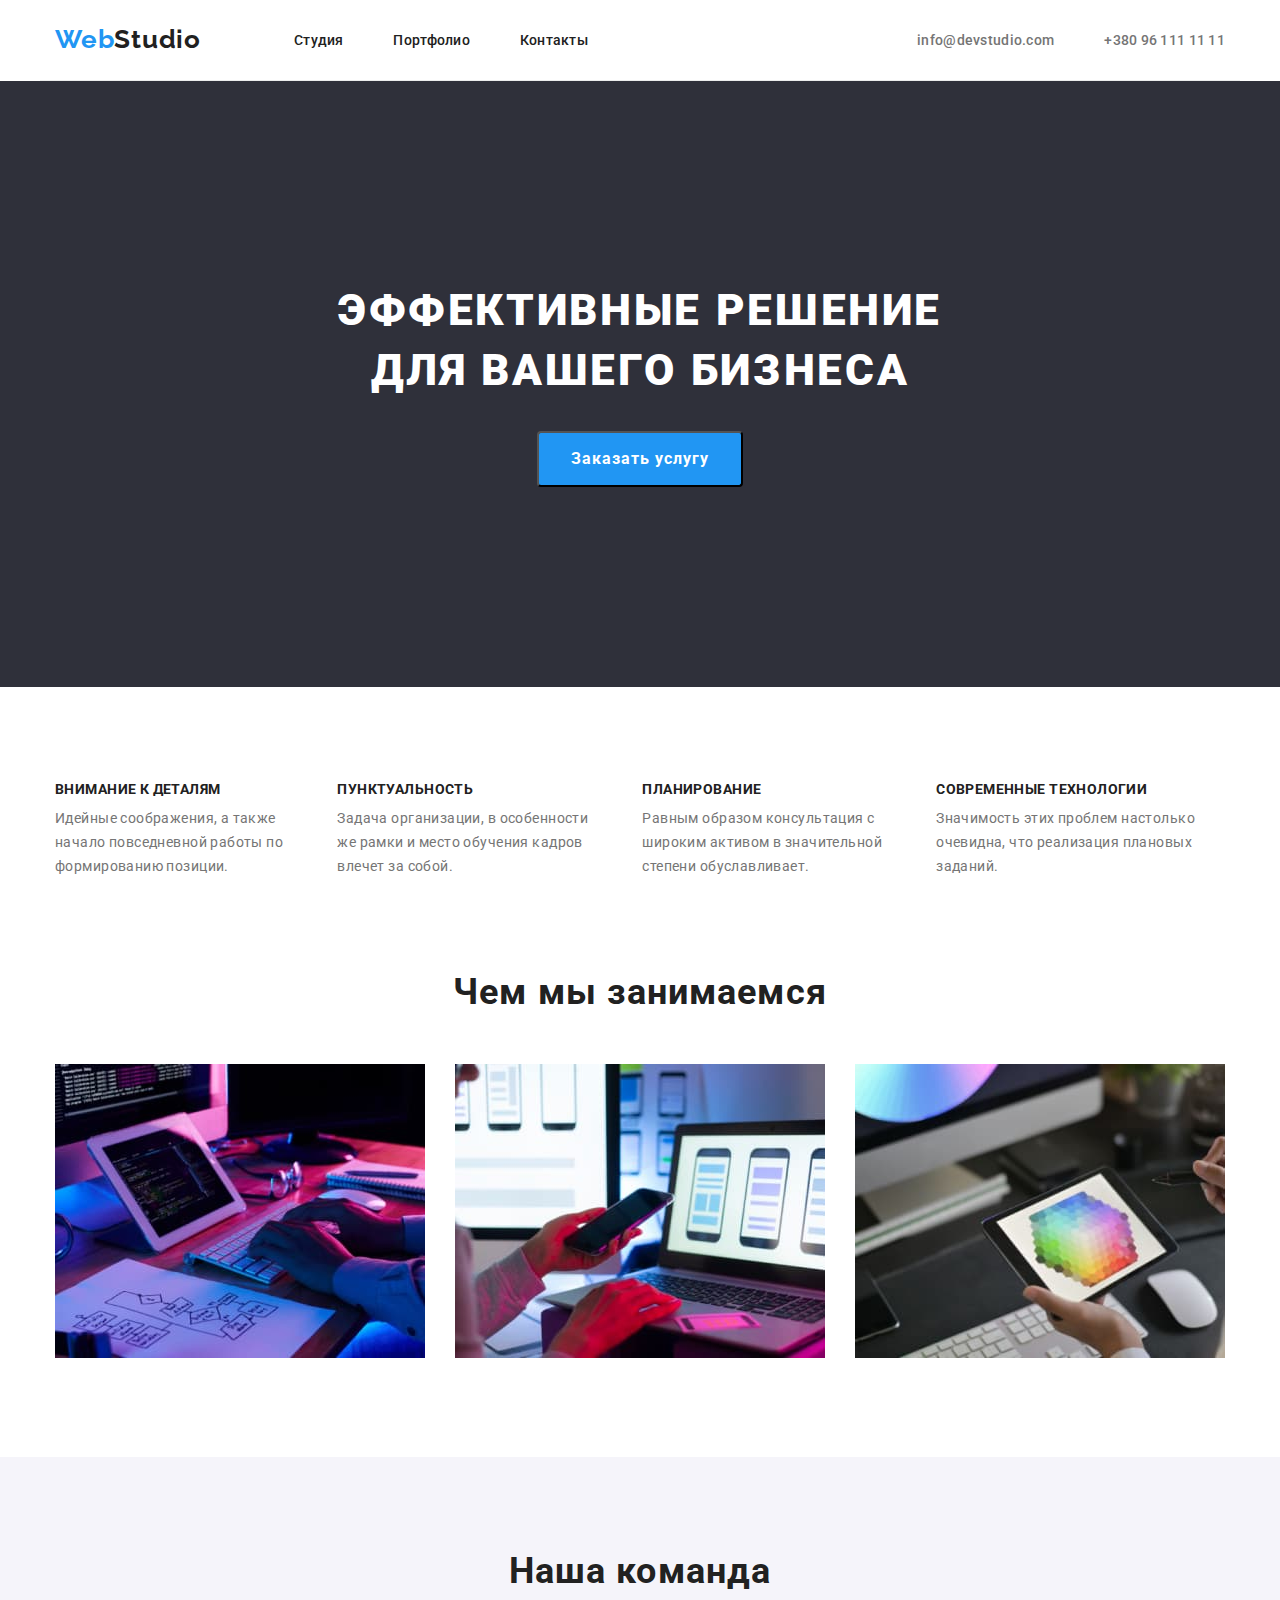
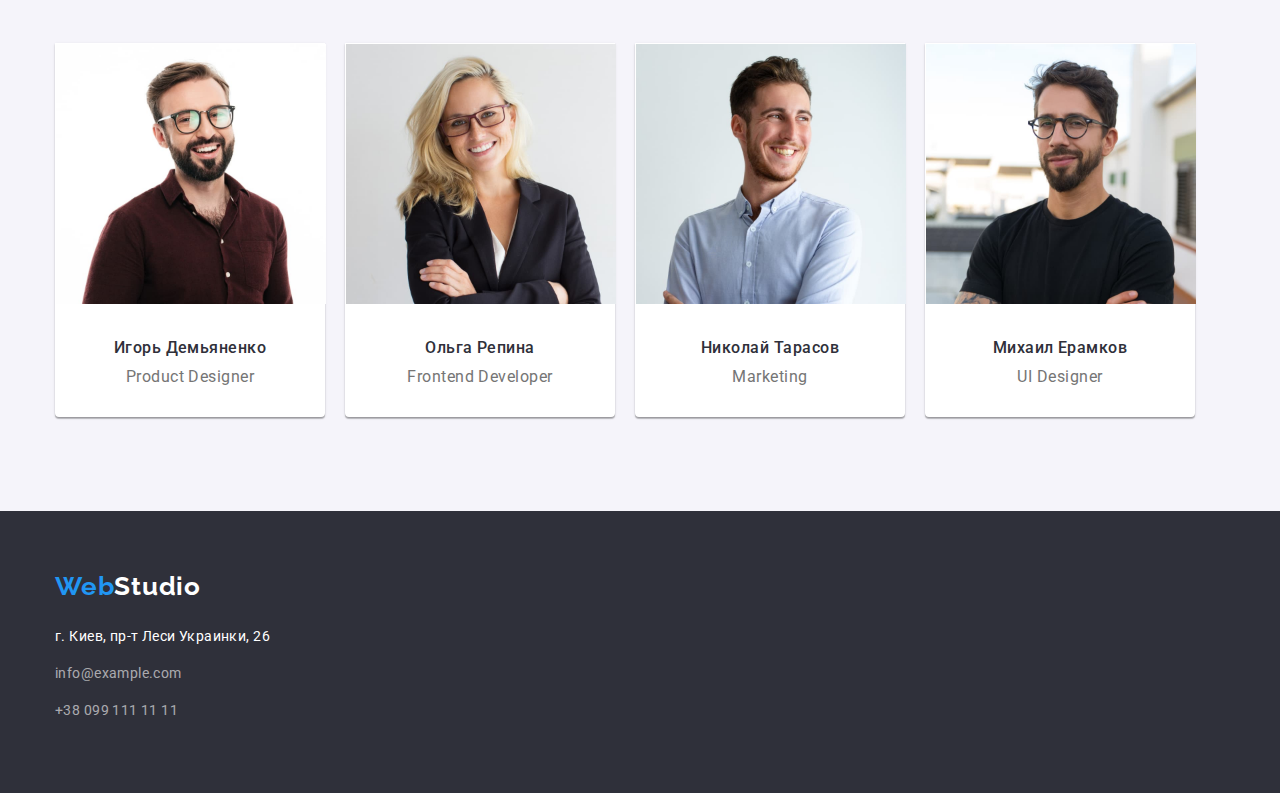
<file: index.html>
<!DOCTYPE html>
<html lang="ru">

<head>
    <meta charset="UTF-8" />
    <meta http-equiv="X-UA-Compatible" content="IE=edge" />
    <meta name="viewport" content="width=device-width, initial-scale=1.0" />
    <title>Document</title>
    <link rel="stylesheet" href="./css/modern-normalize.css" />
    <link rel="preconnect" href="https://fonts.gstatic.com" />
    <link
        href="https://fonts.googleapis.com/css2?family=Raleway:wght@700&family=Roboto:wght@400;500;700;900&display=swap"
        rel="stylesheet" />
    <link rel="stylesheet" href="./css/style.css" />
</head>

<body>
    <header class="header">
        <div class="container">
            <a href="" class="logo">
                <p class="web1" id="web1">Web<span class="studio">Studio</span></p>
            </a>
            <nav class="nav">
                <ul class="navList">
                    <li class="item"><a href="">Студия</a></li>
                    <li><a href="./porfolio.html">Портфолио</a></li>
                    <li><a href="">Контакты</a></li>
                </ul>
            </nav>
            <ul class="media-list">
                <li><a href="">info@devstudio.com</a></li>
                <li><a href="tel:+380961111111">+380 96 111 11 11</a></li>
            </ul>
        </div>
    </header>
    <main>
        <section class="main1">
            <div class="container">
                <h1 class=h1>эффективные решение<br>для вашего бизнеса</h1>
                <button class="onlineSign" type="button">Заказать услугу</button></a>
            </div>
        </section>
        <section class="details1">
            <div class="container">
                <ul class=details>
                    <li>
                        <h3>ВНИМАНИЕ К ДЕТАЛЯМ</h3>
                        <p>Идейные соображения, а также <br> начало повседневной работы по <br> формированию позиции.
                        </p>
                    </li>
                    <li>
                        <h3>ПУНКТУАЛЬНОСТЬ</h3>
                        <p>
                            Задача организации, в особенности <br> же рамки и место обучения кадров <br> влечет за
                            собой.
                        </p>
                    </li>
                    <li>
                        <h3>ПЛАНИРОВАНИЕ</h3>
                        <p>
                            Равным образом консультация с <br> широким активом в значительной <br> степени
                            обуславливает.
                        </p>
                    </li>
                    <li>
                        <h3>СОВРЕМЕННЫЕ ТЕХНОЛОГИИ</h3>
                        <p>Значимость этих проблем настолько <br> очевидна, что реализация плановых <br> заданий.</p>
                    </li>
                </ul>
            </div>
        </section>
        <section class=sec1>
            <div class="container">
                <h3 class="business" id="business">Чем мы занимаемся</h3>
                <ul class=images1>
                    <li>
                        <a href=""><img src="./images/img1.jpg" alt="img1" width="370" /></a>
                    </li>
                    <li>
                        <a href=""><img src="./images/img2.jpg" alt="img2" width="370" /></a>
                    </li>
                    <li>
                        <a href=""><img src="./images/img3.jpg" alt="img3" width="370" /></a>
                    </li>
                </ul>
            </div>
        </section>
        <section class="ourteam">
            <div class="container">
                <h2 class="team">Наша команда</h2>
                <ul class="members">
                    <li>
                        <a href=""><img src="./images/img4.jpg" alt="img4" width="270" /></a>
                      <div class="info">
                        <p class="name">Игорь Демьяненко</p>
                        <p class="role">Product Designer</p>
                        </div>
                    </li>
                    <li>
                        <a href=""><img src="./images/img5.jpg" alt="img5" width="270" /></a>
                     <div class="info">
                        <p class="name">Ольга Репина</p>
                        <p class="role">Frontend Developer</p>
                        </div>
                    </li>
                    <li>
                        <a href=""><img src="./images/img6.jpg" alt="img6" width="270" /></a>
                    <div class="info">
                        <p class="name">Николай Тарасов</p>
                        <p class="role">Marketing</p>
                        </div>
                    </li>
                    <li>
                        <a href=""><img src="./images/img7.jpg" alt="img7" width="270" /> </a>
                     <div class="info">
                        <p class="name">Михаил Ерамков</p>
                        <p class="role">UI Designer</p>
                        </div>
                    </li>
                </ul>
            </div>
        </section>
    </main>
    <footer class="footer">
        <div class="container">
            <a href="" class="logo">
                <p class="web">Web<span class="studio2">Studio</span></p>
            </a>
            <address>
                <ul class="contacts">
                    <li><a href="" class="adress">г. Киев, пр-т Леси Украинки, 26</a></li>
                    <li><a class="social" href="">info@example.com</a></li>
                    <li><a class="social" href="tel:+380991111111">+38 099 111 11 11</a></li>
                </ul>
            </address>
        </div>
    </footer>
</body>

</html>
</file>
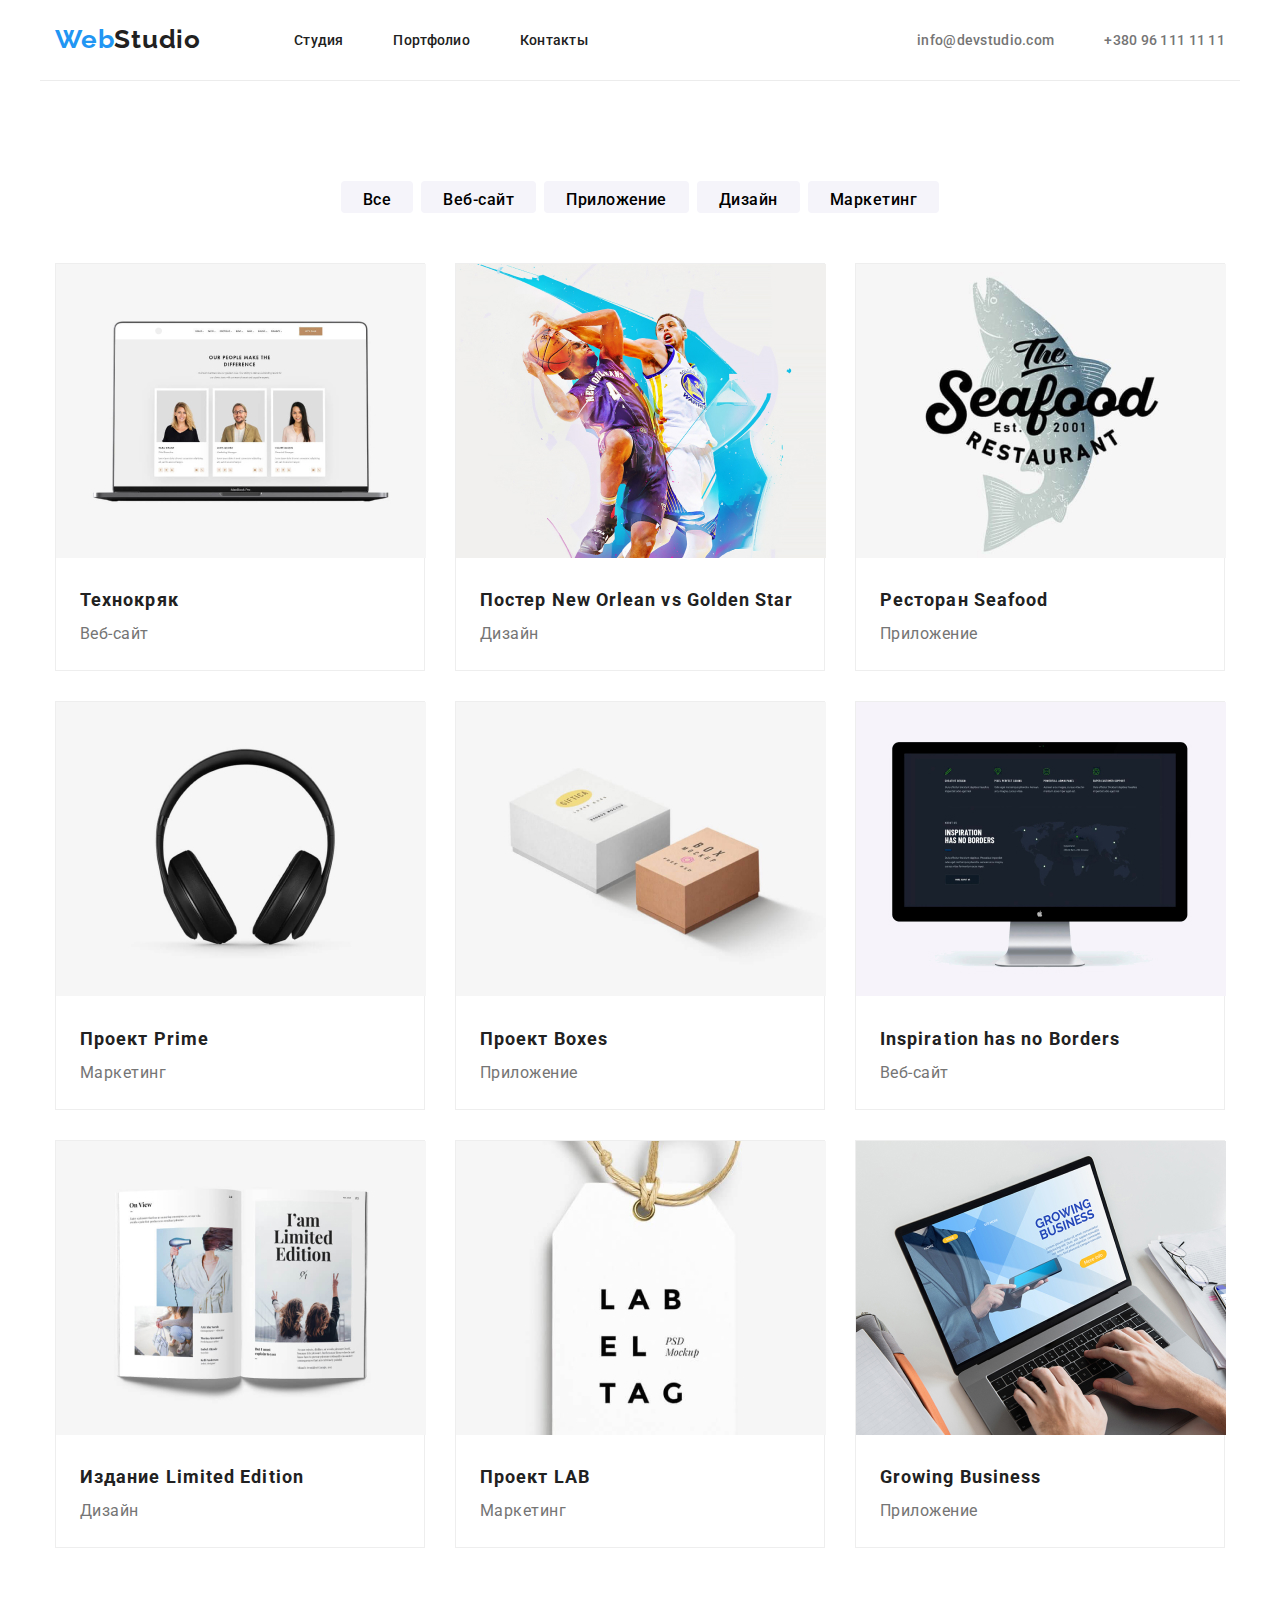
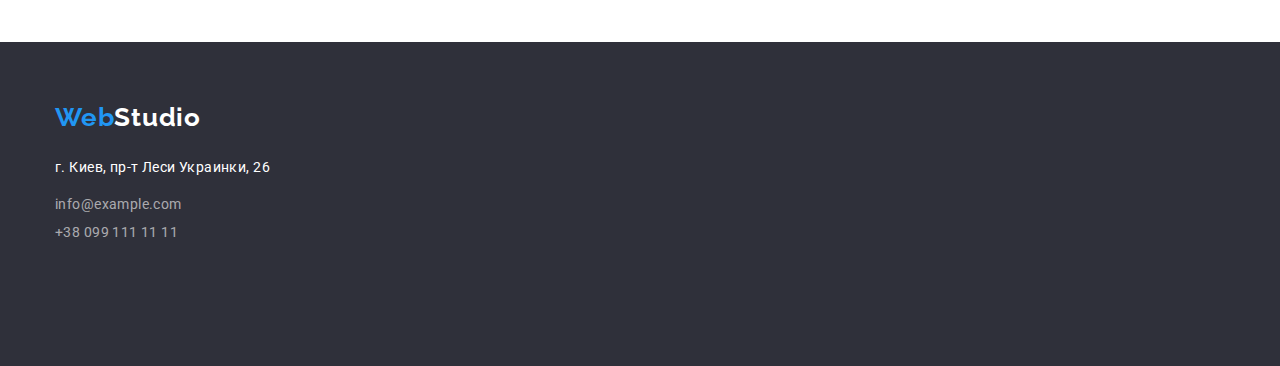
<file: porfolio.html>
<!DOCTYPE html>
<html lang="ru">
  <head>
    <meta charset="UTF-8" />
    <meta http-equiv="X-UA-Compatible" content="IE=edge" />
    <meta name="viewport" content="width=device-width, initial-scale=1.0" />
    <title>Document</title>
    <link rel="stylesheet" href="./css/modern-normalize.css" />
    <link
      href="https://fonts.googleapis.com/css2?family=Raleway:wght@700&family=Roboto:wght@400;500;700;900&display=swap"
      rel="stylesheet"
    />
    <link rel="stylesheet" href="./css/style1.css" />
  </head>
  <body>
    <header class="header">
      <div class="container">
        <a href="" class="logo"
          ><p class="web1">Web<span class="studio">Studio</span></p></a
        >
        <nav>
          <ul class="navList">
            <li><a href="./index.html">Студия</a></li>
            <li><a href="">Портфолио</a></li>
            <li><a href="">Контакты</a></li>
          </ul>
        </nav>
        <ul class="media-list">
          <li><a href="">info@devstudio.com</a></li>
          <li><a href="tel:+380961111111">+380 96 111 11 11</a></li>
        </ul>
      </div>
    </header>
    <main>
      <section class="buttons">
        <div class="container">
          <ul class="content">
            <li><button class="button" type="button">Все</button></li>
            <li><button class="button" type="button">Веб-сайт</button></li>
            <li><button class="button" type="button">Приложение</button></li>
            <li><button class="button" type="button">Дизайн</button></li>
            <li><button class="button" type="button">Маркетинг</button></li>
          </ul>
        </div>
        <div class="container">
          <ul class="contenth2">
            <li>
              <a href="">
                <img src="./images/pic1.jpg" alt="pic1" width="370" />
                <div class="des">
                  <h2>Технокряк</h2>
                  <p>Веб-сайт</p>
                </div>
              </a>
            </li>
            <li>
              <a href="">
                <img src="./images/pic2.jpg" alt="pic2" width="370" />
                <div class="des">
                  <h2>Постер New Orlean vs Golden Star</h2>
                  <p>Дизайн</p>
                </div>
              </a>
            </li>
            <li>
              <a href=""
                ><img src="./images/pic3.jpg" alt="pic3" width="370" />
                <div class="des">
                  <h2>Ресторан Seafood</h2>
                  <p>Приложение</p>
                </div>
              </a>
            </li>
            <li>
              <a href=""
                ><img src="./images/pic4.jpg" alt="pic4" width="370" />
                <div class="des">
                  <h2>Проект Prime</h2>
                  <p>Маркетинг</p>
                </div>
              </a>
            </li>
            <li>
              <a href=""
                ><img src="./images/pic5.jpg" alt="pic5" width="370" />
                <div class="des">
                  <h2>Проект Boxes</h2>
                  <p>Приложение</p>
                </div>
              </a>
            </li>
            <li>
              <a href=""
                ><img src="./images/pic6.jpg" alt="pic6" width="370" />
                <div class="des">
                  <h2>Inspiration has no Borders</h2>
                  <p>Веб-сайт</p>
                </div>
              </a>
            </li>
            <li>
              <a href=""
                ><img src="./images/pic7.jpg" alt="pic7" width="370" />
                <div class="des">
                  <h2>Издание Limited Edition</h2>
                  <p>Дизайн</p>
                </div>
              </a>
            </li>
            <li>
              <a href=""
                ><img src="./images/pic8.jpg" alt="pic8" width="370" />
                <div class="des">
                  <h2>Проект LAB</h2>
                  <p>Маркетинг</p>
                </div>
              </a>
            </li>
            <li>
              <a href=""
                ><img src="./images/pic9.jpg" alt="pic9" width="370" />
                <div class="des">
                  <h2>Growing Business</h2>
                  <p>Приложение</p>
                </div>
              </a>
            </li>
          </ul>
        </div>
      </section>
    </main>
    <footer class="footer">
      <div class="container">
        <a href="" class="logo">
          <p class="web">Web<span class="studio2">Studio</span></p>
        </a>
        <address>
          <ul class="contacts">
            <li>
              <a href="" class="adress">г. Киев, пр-т Леси Украинки, 26</a>
            </li>
            <li><a class="social" href="">info@example.com</a></li>
            <li>
              <a class="social" href="tel:+380991111111">+38 099 111 11 11</a>
            </li>
          </ul>
        </address>
      </div>
    </footer>
  </body>
</html>
</file>
<file: css/style.css>
:root {
  --accent-color: #2f303a;
  --white-color: #ffffff;
  --cursor-color: #2196f3;
  --text-color: #212121;
  --team-color: #f5f4fa;
  --main-font: "Roboto", sans-serif;
  --accent-font: "Raleway", sans-serif;
  --details-color: #757575;
  --add-color: rgba(255, 255, 255, 0.6);
}
* {
  box-sizing: border-box;
  margin: 0;
  padding: 0;
}
body {
  font-family: var(--main-font);
  font-style: normal;
  font-weight: normal;
}
.container {
  box-sizing: border-box;
  width: 1200px;
  margin: 0 auto;
  padding: 0 15px;
}

section {
  padding-top: 94px;
  padding-bottom: 94px;
}
header .container {
  display: flex;
  align-items: center;
  border-bottom: 1px solid #ececec;
  padding: auto 15px;
}
.container nav .navList {
  display: flex;
  padding-top: 0;
  margin-bottom: 0;
  /* display: block; */
}
.container nav .navList:not(:last-child) {
  margin-right: 50px;
}
.header {
  background-color: var(--white-color);
}
.web1 {
  padding-top: 24px;
  padding-bottom: 25px;
}
.navList {
  display: flex;
  align-items: center;
  font-style: normal;
  font-size: 14px;
  font-weight: 500;
  line-height: 1.142;
  letter-spacing: 0.02em;
  justify-content: space-between;
  color: inherit;
  width: 294px;
  margin-left: 93px;
}
.navlist li:first-child {
  margin-left: 93px;
}
.container .media-list {
  display: flex;
  align-items: center;
  font-style: normal;
  font-size: 14px;
  font-weight: 500;
  line-height: 1.142;
  letter-spacing: 0.02em;
  justify-content: space-between;
  color: var(--details-color);
  margin-left: auto;
}
.media-list li:not(:last-child) {
  margin-right: 50px;
}
.navList a:hover,
.navList a:focus,
.media-list a:focus,
.media-list a:hover {
  color: var(--cursor-color);
}
.logo {
  font-family: var(--accent-font);
  font-style: normal;
  font-weight: 700;
  font-size: 26px;
  line-height: 1.192;
  letter-spacing: 0.03em;
  padding-top: 24;
  padding-bottom: 25;
  color: var(--cursor-color);
}
.studio {
  font-family: var(--accent-font);
  font-style: normal;
  font-weight: 700;
  font-size: 26px;
  line-height: 1.192;
  letter-spacing: 0.03em;
  padding-top: 24;
  padding-bottom: 25;
  color: var(--text-color);
}
.navList > li {
  font-family: var(--main-font);
  color: var(--text-color);
  font-style: normal;
  font-weight: 500;
  font-size: 14px;
  line-height: 1.142;
  letter-spacing: 0.02em;
}

.h1 {
  font-family: var(--main-font);
  color: var(--white-color);
  font-style: normal;
  font-weight: 900;
  font-size: 44px;
  line-height: 1.363;
  letter-spacing: 0.06em;
  text-transform: uppercase;
  text-align: center;
  margin-bottom: 30px;
}

ul {
  list-style: none;
}
a {
  color: inherit;
  text-decoration: none;
}
.main1 {
  background-color: var(--accent-color);
  color: var(--white-color);
  padding: 200px 0;
}

.onlineSign {
  display: block;
  font-weight: 700;
  font-size: 16px;
  line-height: 2;
  letter-spacing: 0.06em;
  padding: 10px 32px;
  border-radius: 4px;
  background-color: var(--cursor-color);
  color: var(--white-color);
  cursor: pointer;
  margin: 0 auto;
  text-align: center;
  align-items: center;
}
.container .details {
  display: flex;
  justify-content: space-between;
  margin-right: 30px;
}
.details h3 {
  font-family: var(--main-font);
  color: var(--text-color);
  font-style: normal;
  font-weight: 700;
  font-size: 14px;
  line-height: 1.142;
  letter-spacing: 0.03em;
  margin-bottom: 10px;
}
.details p {
  font-family: var(--main-font);
  color: var(--details-color);
  font-style: normal;
  font-weight: 400;
  font-size: 14px;
  line-height: 1.7;
  letter-spacing: 0.03em;
}
.sec1 {
  padding-top: 0px;
}
.business {
  font-family: var(--main-font);
  color: var(--text-color);
  font-style: normal;
  font-weight: 700;
  font-size: 36px;
  line-height: 1.166;
  text-align: center;
  letter-spacing: 0.03em;
}
.images1 {
  margin-top: 50px;
  display: flex;
  justify-content: space-between;
}
.ourteam {
  background-color: var(--team-color);
}
.team {
  font-family: var(--main-font);
  color: var(--text-color);
  font-style: normal;
  font-weight: 700;
  font-size: 36px;
  line-height: 1.166;
  text-align: center;
  letter-spacing: 0.03em;
  margin-bottom: 50px;
}

.members {
  display: flex;
  align-items: center;
  justify-content: space-between;
  margin-right: 30px;
}
.members li {
  border: 1px solid transparent;
  width: 270px;
  box-shadow: 0px 1px 3px rgba(0, 0, 0, 0.12), 0px 1px 1px rgba(0, 0, 0, 0.14),
    0px 2px 1px rgba(0, 0, 0, 0.2);
  border-radius: 0px 0px 4px 4px;
  background-color: var(--white-color);
  text-align: center;
}
.info {
  padding-top: 30px;
  padding-bottom: 30px;
}
.members .name {
  margin-bottom: 10px;
}
.members p {
  font-family: var(--main-font);
  color: var(--accent-color);
  font-style: normal;
  font-weight: 500;
  font-size: 16px;
  line-height: 1.187;
  letter-spacing: 0.03em;
}
.members .role {
  font-family: var(--main-font);
  color: var(--details-color);
  font-style: normal;
  font-weight: 400;
  font-size: 16px;
  line-height: 1.187;
  letter-spacing: 0.03em;
}
.web {
  margin-bottom: 20px;
}
.studio2 {
  font-family: var(--accent-font);
  font-style: normal;
  font-weight: 700;
  font-size: 26px;
  line-height: 1.192;
  letter-spacing: 0.03em;
  padding-top: 24;
  padding-bottom: 25;
  color: var(--white-color);
  margin-bottom: 20px;
}
.adress {
  font-family: var(--main-font);
  font-style: normal;
  color: var(--white-color);
  font-weight: 400;
  font-size: 14px;
  line-height: 2;
  letter-spacing: 0.03em;
  margin-bottom: 9px;
}
.social {
  font-family: var(--main-font);
  font-style: normal;
  color: var(--add-color);
  font-weight: 400;
  font-size: 14px;
  line-height: 2;
  letter-spacing: 0.03em;
  margin-bottom: 9px;
}
.footer {
  padding-top: 60px;
  padding-bottom: 60px;
  background-color: var(--accent-color);
}
</file>
<file: css/style1.css>
:root {
  --accent-color: #2f303a;
  --white-color: #ffffff;
  --cursor-color: #2196f3;
  --text-color: #212121;
  --team-color: #f5f4fa;
  --main-font: "Roboto", sans-serif;
  --accent-font: "Raleway", sans-serif;
  --details-color: #757575;
  --add-color: rgba(255, 255, 255, 0.6);
  --card-color: #eeeeee;
}
* {
  box-sizing: border-box;
  margin: 0;
  padding: 0;
}
body {
  font-family: var(--main-font);
  font-style: normal;
  font-weight: normal;
}
.container {
  box-sizing: border-box;
  width: 1200px;
  margin: 0 auto;
  padding: 0 15px;
}
header .container {
  display: flex;
  align-items: center;
  border-bottom: 1px solid #ececec;
  padding: auto 15px;
}
.container nav .navList {
  display: flex;
  padding-top: 0;
  margin-bottom: 0;
  margin-left: ;
  /* display: block; */
}
.container nav .navList:not(:last-child) {
  margin-right: 50px;
}
header {
  background-color: var(--white-color);
}
.web1 {
  padding-top: 24px;
  padding-bottom: 25px;
}
.navList {
  display: flex;
  align-items: center;
  font-style: normal;
  font-size: 14px;
  font-weight: 500;
  line-height: 1.142;
  letter-spacing: 0.02em;
  color: inherit;
  width: 294px;
  margin-left: 93px;
  justify-content: space-between;
}
.navlist li:first-child {
  margin-left: 93px;
}
.container .media-list {
  display: flex;
  align-items: center;
  font-style: normal;
  font-size: 14px;
  font-weight: 500;
  line-height: 1.142;
  letter-spacing: 0.02em;
  margin-left: auto;
}
.media-list li:not(:last-child) {
  margin-right: 50px;
}
ul {
  list-style: none;
}
a {
  color: inherit;
  text-decoration: none;
}
.logo {
  font-family: var(--accent-font);
  font-style: normal;
  font-weight: 700;
  font-size: 26px;
  line-height: 1.192;
  letter-spacing: 0.03em;
  padding-top: 24;
  padding-bottom: 25;
  color: var(--cursor-color);
}
.studio {
  font-family: var(--accent-font);
  font-style: normal;
  font-weight: 700;
  font-size: 26px;
  line-height: 1.192;
  letter-spacing: 0.03em;
  padding-top: 24;
  padding-bottom: 25;
  color: var(--text-color);
}
.navList > li {
  font-family: var(--main-font);
  color: var(--text-color);
  font-style: normal;
  font-weight: 500;
  font-size: 14px;
  line-height: 1.142;
  letter-spacing: 0.02em;
}
.media-list {
  font-family: var(--main-font);
  color: var(--details-color);
  font-style: normal;
  font-weight: 500;
  font-size: 14px;
  line-height: 1.142;
  letter-spacing: 0.02em;
}
.container .media-list {
  display: flex;
  align-items: center;
  font-style: normal;
  font-size: 14px;
  font-weight: 500;
  line-height: 1.142;
  letter-spacing: 0.02em;
  justify-content: space-between;
}
.navList a:hover,
.navList a:focus,
.contacts a:focus,
.contacts a:hover {
  color: var(--cursor-color);
}
.container .content {
  display: flex;
  justify-content: center;
}
.content li:not(:last-child) {
  margin-right: 8px;
}
.button {
  display: block;
  color: inherit;
  font-style: normal;
  font-weight: 500;
  font-size: 16px;
  line-height: 1.625;
  background-color: var(--grey-background-color);
  padding: 6px 22px;
  letter-spacing: 0.03em;
  border-radius: 4px;
  border: transparent;
  background-color: var(--team-color);
  margin-bottom: 50px;
}
section .container .content .button {
  padding-bottom: 0;
}
.button:hover,
.button:focus {
  background-color: var(--cursor-color);
  box-shadow: 0px 3px 1px rgba(0, 0, 0, 0.1), 0px 1px 2px rgba(0, 0, 0, 0.08),
    0px 2px 2px rgba(0, 0, 0, 0.12);
}
.buttons {
  padding-top: 100px;
}
.contenth2 {
  display: flex;
  align-items: center;
  justify-content: space-between;
  flex-flow: row wrap;
  padding-bottom: 94px;
}
.contenth2 li:nth-last-child(-n + 6) {
  margin-top: 30px;
  /* flex-basis: calc((100% - 30px) / 3); */
}

.contenth2 li {
  border: 1px solid var(--card-color);
  width: 370px;
  text-align: center;
  background-color: var(--white-color);
}
.contenth2 h2 {
  font-family: var(--main-font);
  color: var(--text-color);
  font-style: normal;
  font-weight: 700;
  font-size: 18px;
  line-height: 2;
  letter-spacing: 0.06em;
  margin: 0 auto;
}
.contenth2 p {
  font-family: var(--main-font);
  color: var(--details-color);
  font-style: normal;
  font-weight: 400;
  font-size: 16px;
  line-height: 2;
  letter-spacing: 0.03em;
}
.des {
  text-align: left;
  padding-left: 24px;
  padding-right: 24px;
  padding-bottom: 20px;
  padding-top: 20px;
}
.footer {
  background-color: var(--accent-color);
}
.web {
  margin-bottom: 20px;
}
.studio2 {
  font-family: var(--accent-font);
  font-style: normal;
  font-weight: 700;
  font-size: 26px;
  line-height: 1.192;
  letter-spacing: 0.03em;
  padding-top: 24;
  padding-bottom: 25;
  color: var(--white-color);
  margin-bottom: 20px;
}
.adress {
  font-family: var(--main-font);
  font-style: normal;
  color: var(--white-color);
  font-weight: 400;
  font-size: 14px;
  line-height: 2;
  letter-spacing: 0.03em;
  margin-bottom: 9px;
}
.social {
  font-family: var(--main-font);
  font-style: normal;
  color: var(--add-color);
  font-weight: 400;
  font-size: 14px;
  line-height: 2;
  letter-spacing: 0.03em;
}
.contacts li:last-child {
  padding-bottom: 60px;
}
.footer {
  background-color: var(--accent-color);
  padding-top: 60px;
  padding-bottom: 60px;
}
</file>
